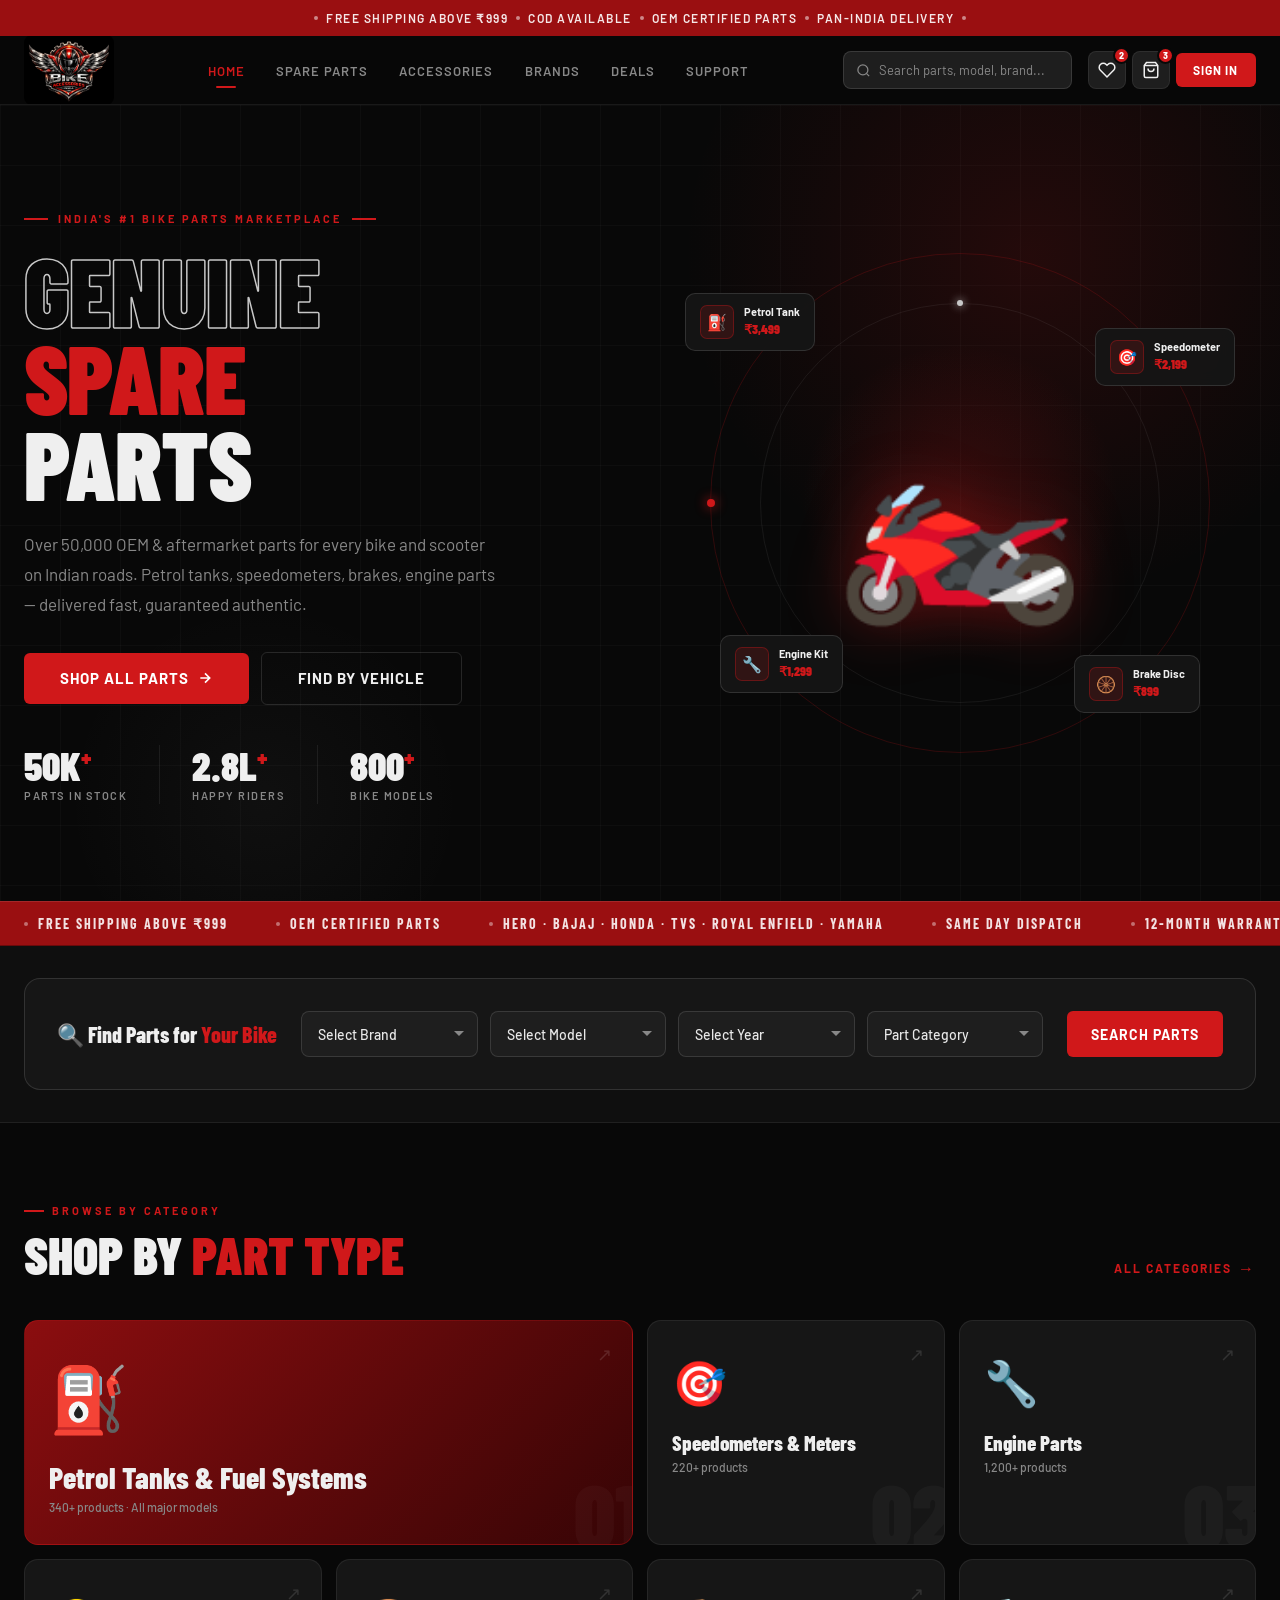
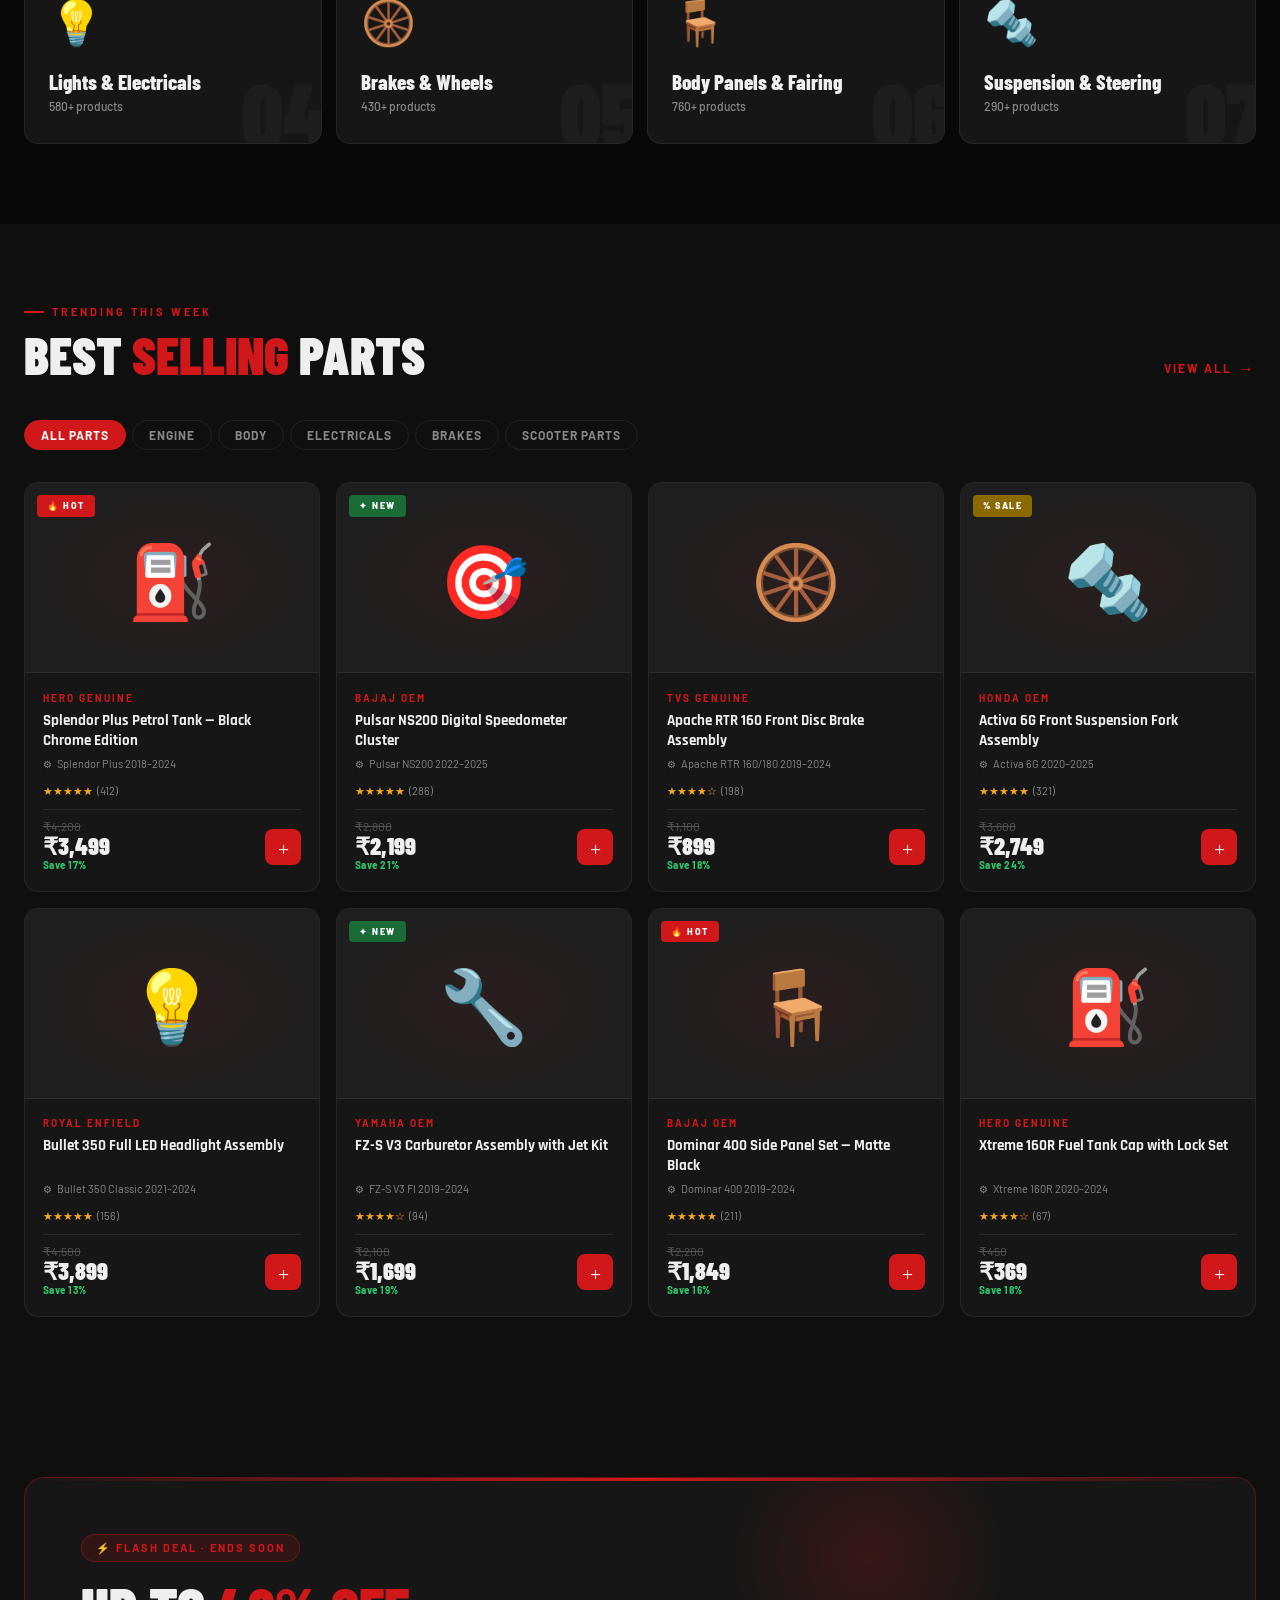
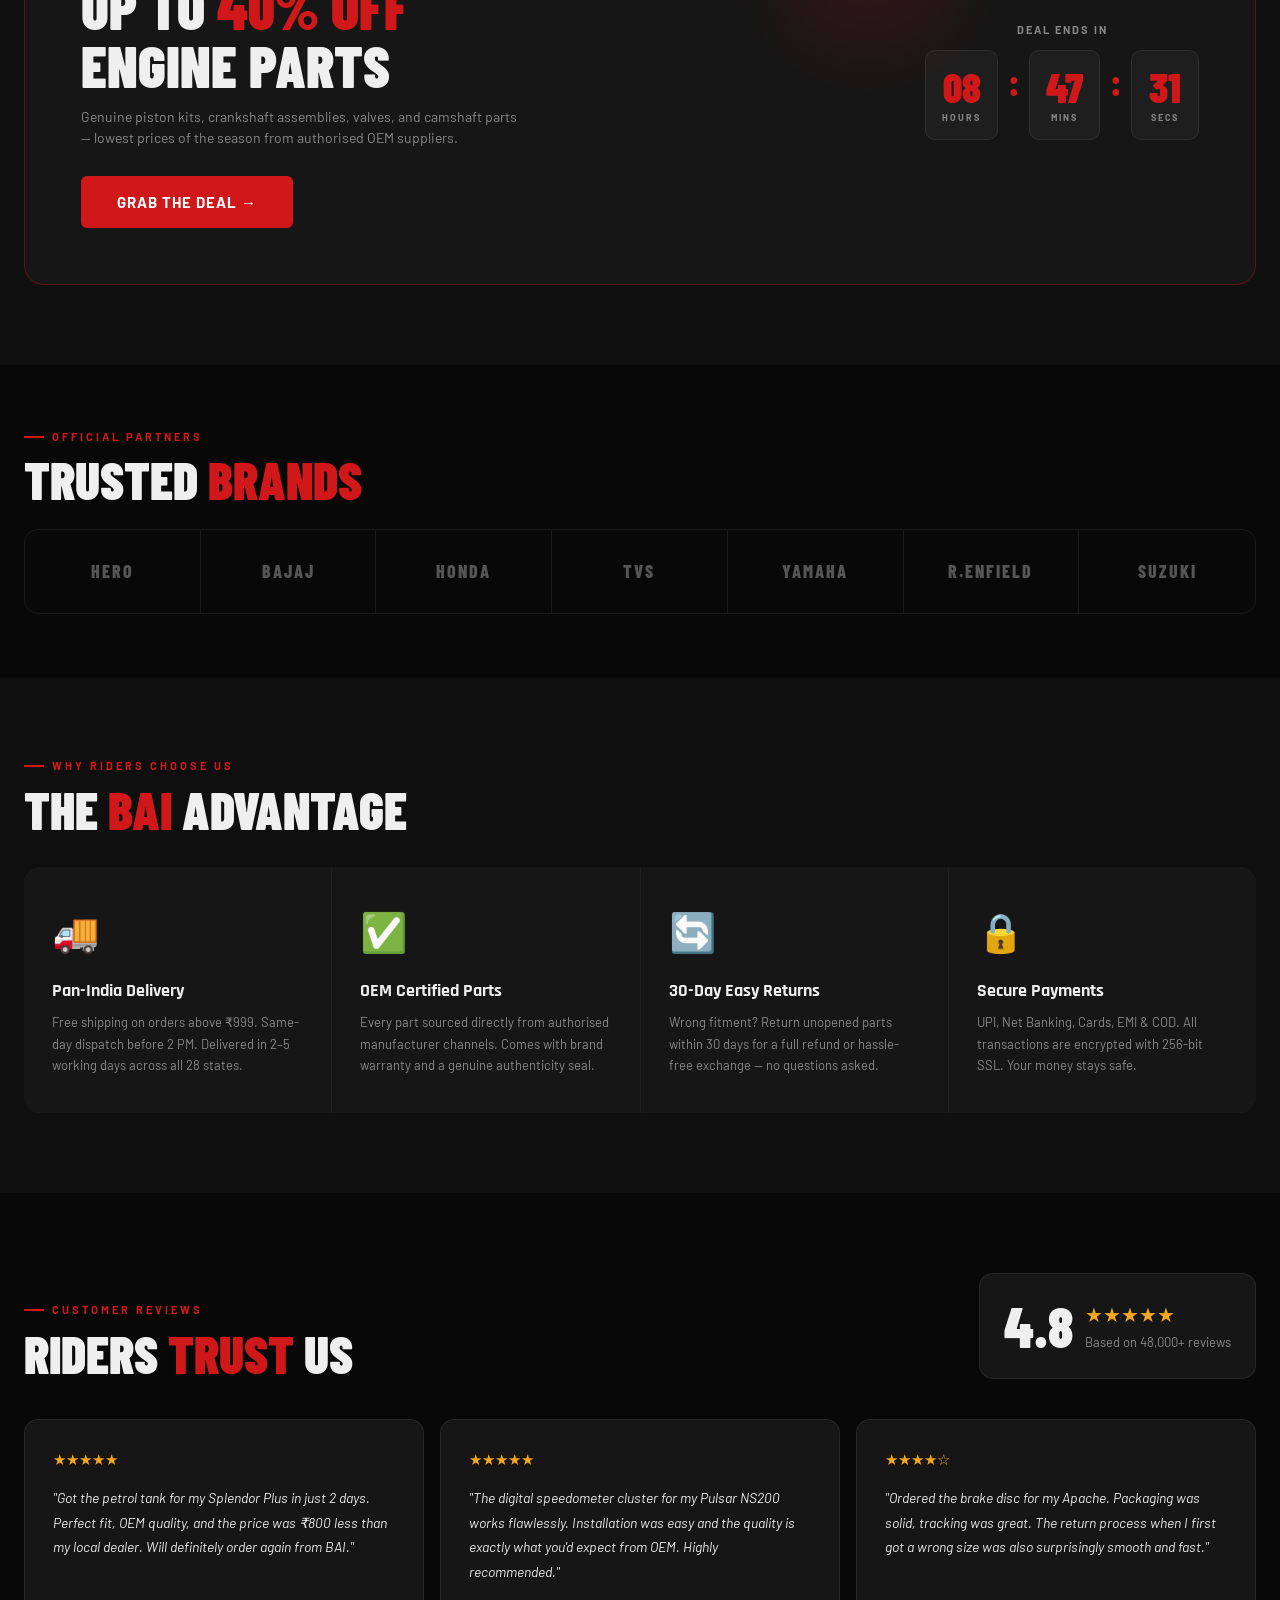
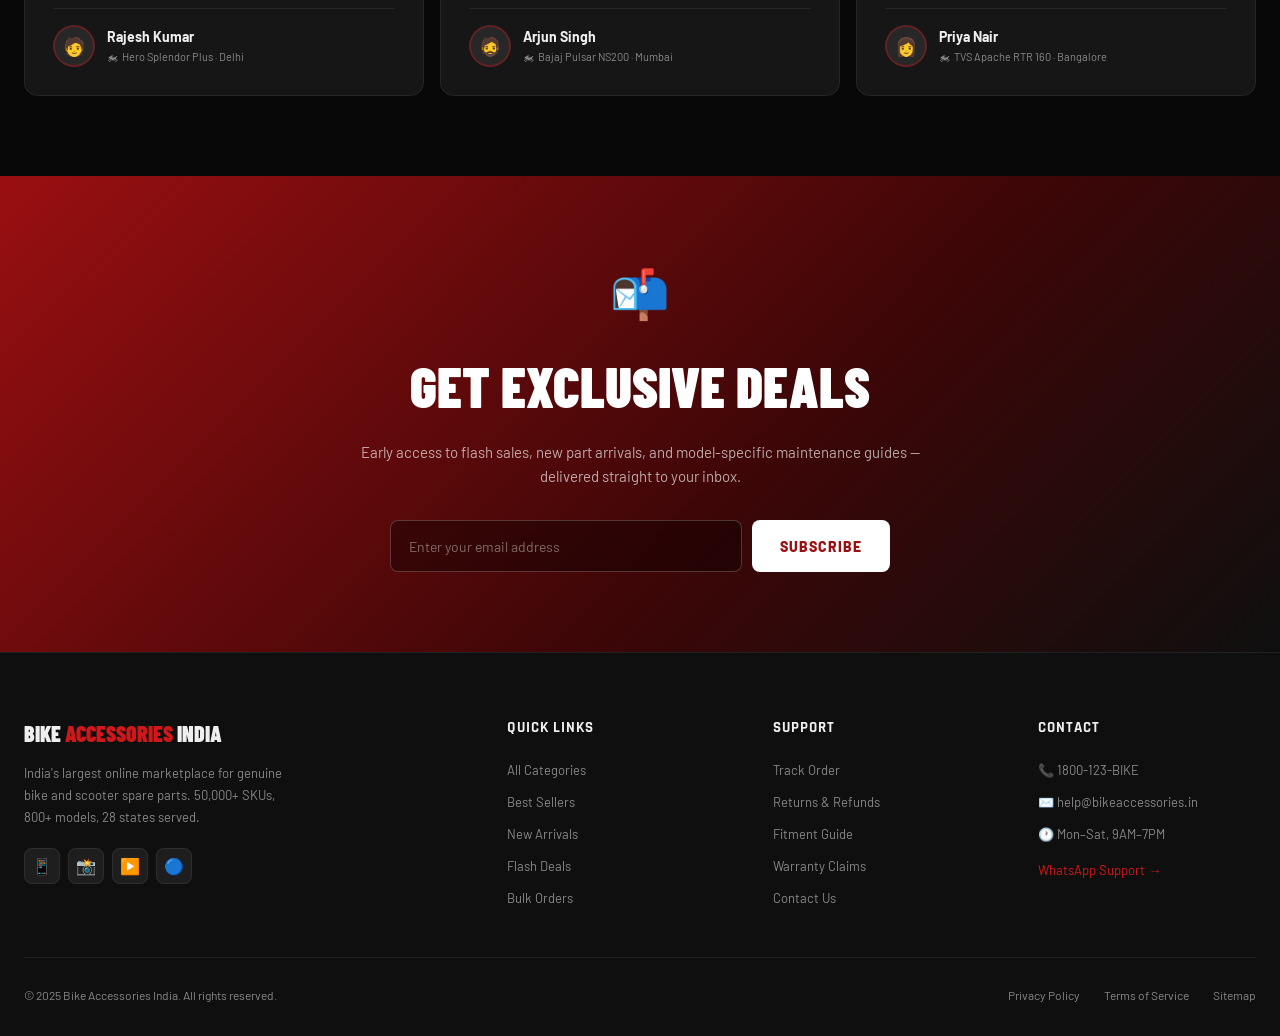
<file: index.html>
<!DOCTYPE html>
<html lang="en">
<head>
<meta charset="UTF-8">
<meta name="viewport" content="width=device-width, initial-scale=1.0">
<title>Bike Accessories India – Premium Spare Parts</title>
<link href="https://fonts.googleapis.com/css2?family=Rajdhani:wght@400;500;600;700&family=Barlow:ital,wght@0,300;0,400;0,500;0,600;0,700;0,900;1,400&family=Barlow+Condensed:wght@300;400;600;700;800;900&display=swap" rel="stylesheet">
<style>
*,*::before,*::after{box-sizing:border-box;margin:0;padding:0}
:root{
  --red:#D0181A;--red-dark:#9A0F11;--red-light:#FF3B3D;
  --chrome:#C8C8C8;--chrome-light:#EFEFEF;--chrome-dark:#888;
  --black:#080808;--dark:#0F0F0F;--dark2:#161616;--dark3:#1E1E1E;--dark4:#272727;--dark5:#303030;
  --text:#E8E8E8;--text-muted:#888;--text-dim:#555;
  --border:rgba(255,255,255,0.07);--border-md:rgba(255,255,255,0.12);--border-red:rgba(208,24,26,0.35);
  --shadow-red:0 0 40px rgba(208,24,26,0.18);
  --nav-h:68px;
}
html{scroll-behavior:smooth}
body{font-family:'Barlow',sans-serif;background:var(--black);color:var(--text);overflow-x:hidden;line-height:1.5}
img{max-width:100%;display:block}
a{text-decoration:none;color:inherit}
button{cursor:pointer;font-family:'Barlow',sans-serif}

/* ═══════════════════════════════════
   SCROLLBAR
═══════════════════════════════════ */
::-webkit-scrollbar{width:5px}
::-webkit-scrollbar-track{background:var(--dark)}
::-webkit-scrollbar-thumb{background:var(--red);border-radius:3px}

/* ═══════════════════════════════════
   UTILITY
═══════════════════════════════════ */
.container{width:100%;max-width:1300px;margin:0 auto;padding:0 1.5rem}
.section{padding:5rem 0}
.sr-only{position:absolute;width:1px;height:1px;padding:0;margin:-1px;overflow:hidden;clip:rect(0,0,0,0);border:0}

/* ═══════════════════════════════════
   SECTION HEADER
═══════════════════════════════════ */
.sh{margin-bottom:2.5rem}
.sh-top{display:flex;align-items:flex-end;justify-content:space-between;gap:1rem;flex-wrap:wrap}
.sh-eye{font-size:11px;font-weight:700;letter-spacing:3px;text-transform:uppercase;color:var(--red);margin-bottom:.5rem;display:flex;align-items:center;gap:8px}
.sh-eye::before{content:'';display:block;width:20px;height:2px;background:var(--red)}
.sh-title{font-family:'Barlow Condensed',sans-serif;font-size:clamp(32px,5vw,52px);font-weight:900;line-height:1;color:var(--chrome-light)}
.sh-title em{font-style:normal;color:var(--red)}
.view-all{font-size:12px;font-weight:700;letter-spacing:2px;text-transform:uppercase;color:var(--red);display:flex;align-items:center;gap:6px;white-space:nowrap;transition:gap .2s}
.view-all::after{content:'→';font-size:16px}
.view-all:hover{gap:10px}

/* ═══════════════════════════════════
   BUTTONS
═══════════════════════════════════ */
.btn{display:inline-flex;align-items:center;justify-content:center;gap:8px;font-family:'Barlow',sans-serif;font-weight:700;letter-spacing:1px;text-transform:uppercase;border:none;border-radius:6px;cursor:pointer;transition:all .2s;white-space:nowrap;text-decoration:none}
.btn-red{background:var(--red);color:#fff;padding:.75rem 1.75rem;font-size:14px}
.btn-red:hover{background:var(--red-dark);transform:translateY(-1px);box-shadow:0 8px 24px rgba(208,24,26,0.35)}
.btn-red:active{transform:translateY(0)}
.btn-ghost{background:transparent;color:var(--chrome-light);border:1.5px solid var(--border-md);padding:.7rem 1.5rem;font-size:13px}
.btn-ghost:hover{border-color:var(--chrome);color:#fff}
.btn-lg{padding:.9rem 2.25rem;font-size:15px}
.btn-sm{padding:.5rem 1.1rem;font-size:12px}

/* ═══════════════════════════════════
   TOP ANNOUNCEMENT BAR
═══════════════════════════════════ */
.topbar{background:var(--red-dark);height:36px;display:flex;align-items:center;justify-content:center;font-size:12px;font-weight:600;letter-spacing:1.5px;text-transform:uppercase;color:rgba(255,255,255,.9);overflow:hidden;position:relative;z-index:101}
.topbar span{display:flex;align-items:center;gap:8px}
.topbar-dot{width:4px;height:4px;border-radius:50%;background:rgba(255,255,255,.5);display:inline-block}

/* ═══════════════════════════════════
   NAV
═══════════════════════════════════ */
nav{position:sticky;overflow:hidden; top:0;z-index:100;background:rgba(8,8,8,.95);backdrop-filter:blur(16px);-webkit-backdrop-filter:blur(16px);border-bottom:1px solid var(--border);transition:box-shadow .3s}
nav.scrolled{box-shadow:0 4px 30px rgba(0,0,0,.6)}
.nav-inner{height:var(--nav-h);display:flex;align-items:center;gap:1rem}

/* Logo */
.nav-logo{display:flex;align-items:center;gap:10px;flex-shrink:0}
.nav-logo-icon{width:90px;height:70px;background:var(--red);border-radius:8px;display:flex;align-items:center;justify-content:center;font-size:20px;flex-shrink:0}
.nav-logo-text{line-height:1.1}
.nav-logo-text .l1{font-family:'Barlow Condensed',sans-serif;font-size:18px;font-weight:900;color:var(--chrome-light);letter-spacing:.5px}
.nav-logo-text .l2{font-size:10px;font-weight:600;letter-spacing:2.5px;color:var(--red);text-transform:uppercase}

/* Desktop links */
.nav-links{display:flex;gap:.25rem;list-style:none;margin:0 auto;padding:0}
.nav-links a{font-size:13px;font-weight:600;letter-spacing:1px;text-transform:uppercase;color:var(--text-muted);padding:.5rem .85rem;border-radius:6px;transition:color .2s,background .2s;position:relative}
.nav-links a:hover{color:var(--chrome-light);background:var(--dark3)}
.nav-links a.active{color:var(--red)}
.nav-links a.active::after{content:'';position:absolute;bottom:-1px;left:50%;transform:translateX(-50%);width:20px;height:2px;background:var(--red);border-radius:2px}

/* Search */
.nav-search{display:flex;align-items:center;gap:8px;background:var(--dark3);border:1px solid var(--border-md);border-radius:8px;padding:0 12px;height:38px;transition:border-color .2s;flex-shrink:0}
.nav-search:focus-within{border-color:rgba(208,24,26,.5)}
.nav-search svg{color:var(--text-muted);flex-shrink:0;width:15px;height:15px}
.nav-search input{background:none;border:none;outline:none;color:var(--text);font-family:'Barlow',sans-serif;font-size:13px;width:180px}
.nav-search input::placeholder{color:var(--text-muted)}

/* Nav icons */
.nav-icons{display:flex;align-items:center;gap:6px;flex-shrink:0}
.nav-icon-btn{width:38px;height:38px;border-radius:8px;background:var(--dark3);border:1px solid var(--border);display:flex;align-items:center;justify-content:center;color:var(--chrome-light);transition:border-color .2s,background .2s;position:relative;cursor:pointer}
.nav-icon-btn:hover{border-color:var(--red);background:var(--dark4)}
.nav-icon-btn svg{width:18px;height:18px}
.badge{position:absolute;top:-5px;right:-5px;background:var(--red);color:#fff;font-size:9px;font-weight:800;width:17px;height:17px;border-radius:50%;display:flex;align-items:center;justify-content:center;border:2px solid var(--black)}

/* Hamburger */
.hamburger{display:none;flex-direction:column;gap:5px;background:none;border:none;padding:8px;cursor:pointer;border-radius:6px;transition:background .2s;width:40px;height:40px;align-items:center;justify-content:center}
.hamburger:hover{background:var(--dark3)}
.hamburger span{display:block;width:22px;height:2px;background:var(--chrome-light);border-radius:2px;transition:all .3s}
.hamburger.open span:nth-child(1){transform:translateY(7px) rotate(45deg)}
.hamburger.open span:nth-child(2){opacity:0;transform:scaleX(0)}
.hamburger.open span:nth-child(3){transform:translateY(-7px) rotate(-45deg)}

/* Mobile menu */
.mobile-menu{display:none;position:fixed;inset:0;top:calc(36px + var(--nav-h));background:rgba(8,8,8,.98);backdrop-filter:blur(20px);z-index:99;overflow-y:auto;transform:translateX(100%);transition:transform .35s cubic-bezier(.4,0,.2,1)}
.mobile-menu.open{transform:translateX(0)}
.mobile-menu-inner{padding:1.5rem;display:flex;flex-direction:column;gap:.5rem;min-height:100%}
.mm-link{display:flex;align-items:center;justify-content:space-between;font-size:20px;font-weight:700;font-family:'Barlow Condensed',sans-serif;letter-spacing:1px;text-transform:uppercase;color:var(--text-muted);padding:1rem 1rem;border-bottom:1px solid var(--border);transition:color .2s}
.mm-link:hover,.mm-link.active{color:var(--red)}
.mm-link::after{content:'→';font-size:18px;opacity:.3}
.mm-search{display:flex;align-items:center;gap:10px;background:var(--dark3);border:1px solid var(--border-md);border-radius:10px;padding:0 16px;height:50px;margin-bottom:1rem}
.mm-search input{flex:1;background:none;border:none;outline:none;color:var(--text);font-size:15px;font-family:'Barlow',sans-serif}
.mm-search input::placeholder{color:var(--text-muted)}

/* ═══════════════════════════════════
   HERO
═══════════════════════════════════ */
.hero{min-height:calc(100vh - 36px - var(--nav-h));position:relative;display:flex;align-items:center;overflow:hidden}
.hero-bg{position:absolute;inset:0;background:var(--black)}
.hero-grid-lines{position:absolute;inset:0;background-image:linear-gradient(rgba(255,255,255,.025) 1px,transparent 1px),linear-gradient(90deg,rgba(255,255,255,.025) 1px,transparent 1px);background-size:60px 60px}
.hero-glow-1{position:absolute;width:700px;height:700px;border-radius:50%;background:radial-gradient(circle,rgba(208,24,26,.14) 0%,transparent 70%);top:-200px;right:-100px;pointer-events:none}
.hero-glow-2{position:absolute;width:400px;height:400px;border-radius:50%;background:radial-gradient(circle,rgba(200,200,200,.04) 0%,transparent 70%);bottom:-100px;left:5%;pointer-events:none}

.hero-inner{position:relative;z-index:1;display:grid;grid-template-columns:1fr 1fr;gap:3rem;align-items:center;padding:4rem 0}
.hero-eyebrow{display:inline-flex;align-items:center;gap:10px;font-size:11px;font-weight:700;letter-spacing:3px;text-transform:uppercase;color:var(--red);margin-bottom:1.25rem}
.hero-eyebrow::before,.hero-eyebrow::after{content:'';display:block;width:24px;height:1.5px;background:var(--red)}
.hero-title{font-family:'Barlow Condensed',sans-serif;font-size:clamp(54px,7.5vw,96px);font-weight:900;line-height:.9;margin-bottom:1.5rem;letter-spacing:-1px}
.ht-outline{display:block;color:transparent;-webkit-text-stroke:1.5px var(--chrome);text-stroke:1.5px var(--chrome)}
.ht-red{display:block;color:var(--red)}
.ht-white{display:block;color:var(--chrome-light)}
.hero-desc{font-size:clamp(14px,1.5vw,17px);color:var(--text-muted);max-width:480px;line-height:1.75;margin-bottom:2rem}
.hero-ctas{display:flex;align-items:center;gap:12px;flex-wrap:wrap;margin-bottom:2.5rem}
.hero-stats{display:flex;gap:2rem;flex-wrap:wrap}
.hstat-num{font-family:'Barlow Condensed',sans-serif;font-size:clamp(28px,4vw,40px);font-weight:900;color:var(--chrome-light);line-height:1}
.hstat-num sup{font-size:60%;color:var(--red)}
.hstat-label{font-size:11px;color:var(--text-muted);font-weight:600;letter-spacing:1.5px;text-transform:uppercase;margin-top:3px}

/* Hero visual */
.hero-visual{position:relative;display:flex;align-items:center;justify-content:center}
.hero-orbit{position:relative;width:min(500px,90vw);height:min(500px,90vw)}
.h-ring{position:absolute;inset:0;border-radius:50%;border:1px solid rgba(208,24,26,.2);animation:spin 25s linear infinite}
.h-ring::after{content:'';position:absolute;top:50%;left:-4px;transform:translateY(-50%);width:8px;height:8px;border-radius:50%;background:var(--red);box-shadow:0 0 12px var(--red)}
.h-ring2{position:absolute;inset:50px;border-radius:50%;border:1px solid rgba(200,200,200,.08);animation:spin 18s linear infinite reverse}
.h-ring2::after{content:'';position:absolute;top:-4px;left:50%;transform:translateX(-50%);width:6px;height:6px;border-radius:50%;background:var(--chrome);box-shadow:0 0 8px var(--chrome)}
.hero-glow-center{position:absolute;inset:90px;border-radius:50%;background:radial-gradient(circle,rgba(208,24,26,.2) 0%,transparent 70%);animation:pulse-glow 3s ease-in-out infinite}
@keyframes pulse-glow{0%,100%{opacity:.6}50%{opacity:1}}
.hero-emoji{position:absolute;inset:70px;display:flex;align-items:center;justify-content:center;font-size:clamp(100px,18vw,200px);animation:float 4s ease-in-out infinite;filter:drop-shadow(0 0 30px rgba(208,24,26,.4))}
@keyframes float{0%,100%{transform:translateY(0)}50%{transform:translateY(-14px)}}
@keyframes spin{to{transform:rotate(360deg)}}

/* Floating badges */
.hbadge{position:absolute;background:rgba(22,22,22,.95);border:1px solid var(--border-md);border-radius:10px;padding:10px 14px;display:flex;align-items:center;gap:10px;backdrop-filter:blur(8px);animation:badgefloat 5s ease-in-out infinite}
.hbadge:nth-child(odd){animation-delay:-2.5s}
@keyframes badgefloat{0%,100%{transform:translateY(0)}50%{transform:translateY(-6px)}}
.hbadge-icon{width:34px;height:34px;background:rgba(208,24,26,.15);border:1px solid var(--border-red);border-radius:7px;display:flex;align-items:center;justify-content:center;font-size:16px;flex-shrink:0}
.hbadge-name{font-size:11px;font-weight:700;color:var(--chrome-light);white-space:nowrap}
.hbadge-price{font-size:13px;font-weight:900;color:var(--red);font-family:'Barlow Condensed',sans-serif}
.hb1{top:8%;left:-5%}
.hb2{bottom:12%;left:2%}
.hb3{top:15%;right:-5%}
.hb4{bottom:8%;right:2%}

/* ═══════════════════════════════════
   MARQUEE
═══════════════════════════════════ */
.marquee-wrap{background:var(--red-dark);border-top:1px solid rgba(255,255,255,.1);border-bottom:1px solid rgba(0,0,0,.3);overflow:hidden;padding:0}
.marquee-track{display:flex;width:max-content;animation:marquee 28s linear infinite}
.marquee-track:hover{animation-play-state:paused}
.marquee-item{display:flex;align-items:center;gap:10px;padding:11px 24px;font-family:'Barlow Condensed',sans-serif;font-size:14px;font-weight:700;letter-spacing:2px;text-transform:uppercase;color:rgba(255,255,255,.88);white-space:nowrap}
.m-dot{width:4px;height:4px;border-radius:50%;background:rgba(255,255,255,.4);flex-shrink:0}
@keyframes marquee{0%{transform:translateX(0)}100%{transform:translateX(-50%)}}

/* ═══════════════════════════════════
   VEHICLE FINDER
═══════════════════════════════════ */
.finder-section{background:var(--dark);border-bottom:1px solid var(--border)}
.finder-box{background:var(--dark2);border:1px solid var(--border-md);border-radius:16px;padding:2rem;display:flex;align-items:center;gap:1.5rem;flex-wrap:wrap}
.finder-label{font-family:'Barlow Condensed',sans-serif;font-size:22px;font-weight:800;color:var(--chrome-light);white-space:nowrap;flex-shrink:0}
.finder-label span{color:var(--red)}
.finder-fields{display:flex;gap:12px;flex:1;flex-wrap:wrap}
.finder-select{flex:1;min-width:130px;height:46px;background:var(--dark3);border:1px solid var(--border-md);border-radius:8px;color:var(--text);font-family:'Barlow',sans-serif;font-size:14px;font-weight:500;padding:0 16px;outline:none;cursor:pointer;transition:border-color .2s;appearance:none;background-image:url("data:image/svg+xml,%3Csvg xmlns='http://www.w3.org/2000/svg' width='12' height='8' viewBox='0 0 12 8'%3E%3Cpath fill='%23888' d='M1 1l5 5 5-5'/%3E%3C/svg%3E");background-repeat:no-repeat;background-position:right 12px center}
.finder-select:focus{border-color:var(--red)}
.finder-select option{background:var(--dark3);color:var(--text)}

/* ═══════════════════════════════════
   CATEGORIES
═══════════════════════════════════ */
.cats-section{background:var(--black)}
.cats-grid{display:grid;grid-template-columns:repeat(4,1fr);gap:14px}
.cat-card{background:var(--dark2);border:1px solid var(--border);border-radius:14px;padding:1.75rem 1.5rem;cursor:pointer;display:flex;flex-direction:column;position:relative;overflow:hidden;transition:border-color .3s,transform .3s;group:true}
.cat-card::before{content:'';position:absolute;bottom:0;left:0;right:0;height:3px;background:var(--red);transform:scaleX(0);transform-origin:left;transition:transform .3s}
.cat-card:hover{border-color:rgba(208,24,26,.5);transform:translateY(-5px)}
.cat-card:hover::before{transform:scaleX(1)}
.cat-bg-num{position:absolute;right:-10px;bottom:-15px;font-family:'Barlow Condensed',sans-serif;font-size:90px;font-weight:900;color:rgba(255,255,255,.03);line-height:1;pointer-events:none;user-select:none}
.cat-icon{font-size:44px;margin-bottom:1rem}
.cat-name{font-family:'Barlow Condensed',sans-serif;font-size:21px;font-weight:800;color:var(--chrome-light);margin-bottom:4px;line-height:1.1}
.cat-count{font-size:12px;color:var(--text-muted);font-weight:500}
.cat-arr{position:absolute;top:1.25rem;right:1.25rem;font-size:18px;color:var(--border-md);transition:color .2s,transform .2s}
.cat-card:hover .cat-arr{color:var(--red);transform:translate(3px,-3px)}
.cat-card.big{grid-column:span 2;background:linear-gradient(135deg,rgba(154,15,17,.9) 0%,rgba(60,5,6,.9) 100%);border-color:var(--border-red)}
.cat-card.big .cat-name{font-size:30px}
.cat-card.big .cat-icon{font-size:64px}

/* ═══════════════════════════════════
   PRODUCT CARDS
═══════════════════════════════════ */
.products-grid{display:grid;grid-template-columns:repeat(4,1fr);gap:16px}
.pcard{background:var(--dark2);border:1px solid var(--border);border-radius:14px;overflow:hidden;display:flex;flex-direction:column;transition:border-color .3s,transform .25s,box-shadow .3s;position:relative}
.pcard:hover{border-color:rgba(208,24,26,.45);transform:translateY(-5px);box-shadow:0 16px 40px rgba(0,0,0,.5),0 0 0 1px rgba(208,24,26,.1)}
.pcard-img{background:var(--dark3);height:190px;display:flex;align-items:center;justify-content:center;font-size:72px;position:relative;overflow:hidden;border-bottom:1px solid var(--border)}
.pcard-img::after{content:'';position:absolute;inset:0;background:radial-gradient(ellipse at center,rgba(208,24,26,.07) 0%,transparent 70%)}
.pcard-img-inner{position:relative;z-index:1;transition:transform .4s cubic-bezier(.34,1.56,.64,1)}
.pcard:hover .pcard-img-inner{transform:scale(1.12)}
.pcard-badge{position:absolute;top:12px;left:12px;font-size:9px;font-weight:800;letter-spacing:1.5px;text-transform:uppercase;padding:4px 10px;border-radius:4px;z-index:2}
.badge-hot{background:var(--red);color:#fff}
.badge-new{background:#1a6b35;color:#fff}
.badge-sale{background:#8a6a00;color:#fff}
.pcard-wish{position:absolute;top:10px;right:10px;width:32px;height:32px;border-radius:50%;background:rgba(0,0,0,.5);border:1px solid var(--border);display:flex;align-items:center;justify-content:center;font-size:14px;cursor:pointer;opacity:0;transition:opacity .2s,transform .2s;z-index:2}
.pcard:hover .pcard-wish{opacity:1}
.pcard-wish:hover{transform:scale(1.15);border-color:var(--red)}
.pcard-body{padding:1.1rem;flex:1;display:flex;flex-direction:column}
.pcard-brand{font-size:10px;font-weight:700;letter-spacing:2px;text-transform:uppercase;color:var(--red);margin-bottom:5px}
.pcard-name{font-family:'Rajdhani',sans-serif;font-size:15px;font-weight:700;color:var(--chrome-light);margin-bottom:6px;line-height:1.3;flex:1}
.pcard-compat{font-size:11px;color:var(--text-muted);margin-bottom:10px;display:flex;align-items:center;gap:5px}
.pcard-compat::before{content:'⚙';font-size:10px}
.pcard-stars{font-size:11px;color:#F5A623;margin-bottom:10px;display:flex;align-items:center;gap:4px}
.pcard-stars span{color:var(--text-muted);font-size:11px;font-family:'Barlow',sans-serif}
.pcard-footer{display:flex;align-items:center;justify-content:space-between;padding-top:10px;border-top:1px solid var(--border)}
.pcard-price-old{font-size:12px;color:var(--text-dim);text-decoration:line-through;line-height:1;margin-bottom:2px}
.pcard-price{font-family:'Barlow Condensed',sans-serif;font-size:24px;font-weight:900;color:var(--chrome-light);line-height:1}
.pcard-discount{font-size:10px;font-weight:700;color:#2ecc71;letter-spacing:.5px}
.pcard-add{width:36px;height:36px;border-radius:8px;background:var(--red);border:none;display:flex;align-items:center;justify-content:center;color:#fff;font-size:22px;font-weight:300;line-height:1;cursor:pointer;transition:background .2s,transform .15s;flex-shrink:0}
.pcard-add:hover{background:var(--red-dark)}
.pcard-add:active{transform:scale(.9)}

/* Tab filter */
.tab-bar{display:flex;gap:6px;margin-bottom:2rem;flex-wrap:wrap}
.tab-btn{font-size:12px;font-weight:700;letter-spacing:1px;text-transform:uppercase;padding:.45rem 1rem;border-radius:20px;border:1px solid var(--border);background:transparent;color:var(--text-muted);cursor:pointer;transition:all .2s}
.tab-btn.active,.tab-btn:hover{background:var(--red);color:#fff;border-color:var(--red)}

/* ═══════════════════════════════════
   DEAL BANNER
═══════════════════════════════════ */
.deal-wrap{background:var(--dark);padding:0 0 5rem}
.deal-card{background:var(--dark2);border:1px solid var(--border-red);border-radius:20px;overflow:hidden;position:relative;display:grid;grid-template-columns:1fr auto;align-items:center;gap:2rem;padding:3.5rem}
.deal-card::before{content:'';position:absolute;top:0;left:0;right:0;height:3px;background:linear-gradient(90deg,transparent,var(--red),transparent)}
.deal-flare{position:absolute;top:-60px;right:20%;width:280px;height:280px;border-radius:50%;background:radial-gradient(circle,rgba(208,24,26,.18) 0%,transparent 70%);pointer-events:none}
.deal-tag{display:inline-flex;align-items:center;gap:8px;background:rgba(208,24,26,.15);border:1px solid var(--border-red);color:var(--red);font-size:11px;font-weight:700;letter-spacing:2px;text-transform:uppercase;padding:5px 14px;border-radius:20px;margin-bottom:1rem}
.deal-title{font-family:'Barlow Condensed',sans-serif;font-size:clamp(36px,5vw,58px);font-weight:900;color:var(--chrome-light);line-height:1;margin-bottom:.75rem}
.deal-title span{color:var(--red)}
.deal-desc{font-size:14px;color:var(--text-muted);max-width:440px;margin-bottom:1.75rem}
.deal-timer{display:flex;gap:10px;align-items:center;flex-shrink:0}
.t-block{text-align:center;background:var(--dark3);border:1px solid var(--border);border-radius:10px;padding:14px 16px;min-width:68px}
.t-num{font-family:'Barlow Condensed',sans-serif;font-size:42px;font-weight:900;color:var(--red);line-height:1;display:block}
.t-label{font-size:9px;font-weight:700;letter-spacing:2px;text-transform:uppercase;color:var(--text-muted);margin-top:4px}
.t-sep{font-family:'Barlow Condensed',sans-serif;font-size:36px;font-weight:900;color:var(--red);line-height:1;flex-shrink:0;align-self:flex-start;padding-top:14px}

/* ═══════════════════════════════════
   BRANDS
═══════════════════════════════════ */
.brands-section{background:var(--black);padding:4rem 0}
.brands-row{display:grid;grid-template-columns:repeat(7,1fr);border:1px solid var(--border);border-radius:14px;overflow:hidden}
.brand-item{padding:1.75rem 1rem;display:flex;align-items:center;justify-content:center;border-right:1px solid var(--border);font-family:'Barlow Condensed',sans-serif;font-size:18px;font-weight:800;color:var(--text-dim);letter-spacing:2px;text-transform:uppercase;transition:color .25s,background .25s;cursor:pointer}
.brand-item:last-child{border-right:none}
.brand-item:hover{color:var(--chrome-light);background:var(--dark2)}

/* ═══════════════════════════════════
   WHY US
═══════════════════════════════════ */
.why-section{background:var(--dark)}
.why-grid{display:grid;grid-template-columns:repeat(4,1fr);gap:1px;background:var(--border);border-radius:16px;overflow:hidden}
.why-item{background:var(--dark2);padding:2.25rem 1.75rem;position:relative;overflow:hidden;transition:background .25s}
.why-item:hover{background:var(--dark3)}
.why-item::before{content:'';position:absolute;top:0;left:0;width:100%;height:2px;background:var(--red);transform:scaleX(0);transform-origin:left;transition:transform .3s}
.why-item:hover::before{transform:scaleX(1)}
.why-icon{font-size:38px;margin-bottom:1.1rem;display:block}
.why-title{font-family:'Rajdhani',sans-serif;font-size:18px;font-weight:700;color:var(--chrome-light);margin-bottom:8px}
.why-desc{font-size:13px;color:var(--text-muted);line-height:1.65}

/* ═══════════════════════════════════
   TESTIMONIALS
═══════════════════════════════════ */
.testi-section{background:var(--black)}
.testi-grid{display:grid;grid-template-columns:repeat(3,1fr);gap:16px}
.tcard{background:var(--dark2);border:1px solid var(--border);border-radius:14px;padding:1.75rem;display:flex;flex-direction:column;transition:border-color .25s,transform .25s}
.tcard:hover{border-color:var(--border-red);transform:translateY(-3px)}
.tcard-stars{color:#F5A623;font-size:15px;margin-bottom:1rem;display:flex;gap:2px}
.tcard-text{font-size:14px;color:var(--text);line-height:1.75;font-style:italic;margin-bottom:1.5rem;flex:1}
.tcard-author{display:flex;align-items:center;gap:12px;padding-top:1rem;border-top:1px solid var(--border)}
.tcard-av{width:42px;height:42px;border-radius:50%;background:var(--dark4);border:2px solid var(--border-red);display:flex;align-items:center;justify-content:center;font-size:18px;flex-shrink:0}
.tcard-name{font-weight:700;font-size:14px;color:var(--chrome-light)}
.tcard-bike{font-size:11px;color:var(--text-muted);margin-top:2px;display:flex;align-items:center;gap:4px}
.tcard-bike::before{content:'🏍';font-size:11px}
.testi-rating-big{display:flex;align-items:center;gap:12px;margin-bottom:2rem;padding:1.5rem;background:var(--dark2);border:1px solid var(--border);border-radius:14px}
.trb-num{font-family:'Barlow Condensed',sans-serif;font-size:56px;font-weight:900;color:var(--chrome-light);line-height:1}
.trb-detail .stars-row{color:#F5A623;font-size:20px;margin-bottom:4px}
.trb-detail p{font-size:13px;color:var(--text-muted)}

/* ═══════════════════════════════════
   NEWSLETTER
═══════════════════════════════════ */
.newsletter-section{background:linear-gradient(135deg,var(--red-dark) 0%,#3D0607 60%,var(--dark) 100%);padding:5rem 0}
.nl-inner{max-width:620px;margin:0 auto;text-align:center;padding:0 1.5rem}
.nl-icon{font-size:48px;margin-bottom:1rem;display:block;animation:float 3s ease-in-out infinite}
.nl-title{font-family:'Barlow Condensed',sans-serif;font-size:clamp(36px,6vw,56px);font-weight:900;color:#fff;margin-bottom:.75rem}
.nl-desc{font-size:15px;color:rgba(255,255,255,.65);margin-bottom:2rem;line-height:1.6}
.nl-form{display:flex;gap:10px;max-width:500px;margin:0 auto}
.nl-input{flex:1;height:52px;background:rgba(0,0,0,.35);border:1px solid rgba(255,255,255,.2);border-radius:8px;padding:0 18px;color:#fff;font-family:'Barlow',sans-serif;font-size:14px;outline:none;transition:border-color .2s}
.nl-input:focus{border-color:rgba(255,255,255,.5)}
.nl-input::placeholder{color:rgba(255,255,255,.4)}
.nl-btn{height:52px;padding:0 28px;background:#fff;color:var(--red-dark);border:none;border-radius:8px;font-family:'Barlow',sans-serif;font-weight:800;font-size:14px;letter-spacing:1px;text-transform:uppercase;cursor:pointer;transition:background .2s;white-space:nowrap;flex-shrink:0}
.nl-btn:hover{background:var(--chrome-light)}

/* ═══════════════════════════════════
   FOOTER
═══════════════════════════════════ */
footer{background:var(--dark);border-top:1px solid var(--border);padding:4rem 0 2rem}
.footer-grid{display:grid;grid-template-columns:2fr 1fr 1fr 1fr;gap:3rem;margin-bottom:3rem}
.footer-brand{font-family:'Barlow Condensed',sans-serif;font-size:22px;font-weight:900;color:var(--chrome-light);margin-bottom:.75rem}
.footer-brand span{color:var(--red)}
.footer-desc{font-size:13px;color:var(--text-muted);line-height:1.7;max-width:280px;margin-bottom:1.25rem}
.social-row{display:flex;gap:8px}
.soc-btn{width:36px;height:36px;border-radius:8px;background:var(--dark3);border:1px solid var(--border);display:flex;align-items:center;justify-content:center;font-size:16px;cursor:pointer;transition:border-color .2s,transform .2s;text-decoration:none}
.soc-btn:hover{border-color:var(--red);transform:translateY(-2px)}
.footer-h{font-family:'Rajdhani',sans-serif;font-size:15px;font-weight:700;color:var(--chrome-light);margin-bottom:1.1rem;text-transform:uppercase;letter-spacing:1px}
.footer-ul{list-style:none;display:flex;flex-direction:column;gap:8px}
.footer-ul a{font-size:13px;color:var(--text-muted);transition:color .2s}
.footer-ul a:hover{color:var(--chrome-light)}
.footer-bottom{border-top:1px solid var(--border);padding-top:1.75rem;display:flex;align-items:center;justify-content:space-between;gap:1rem;flex-wrap:wrap;font-size:12px;color:var(--text-muted)}
.footer-bottom a{color:var(--text-muted);transition:color .2s}
.footer-bottom a:hover{color:var(--chrome-light)}
.footer-legal{display:flex;gap:1.5rem}

/* ═══════════════════════════════════
   ANIMATIONS
═══════════════════════════════════ */
.reveal{opacity:0;transform:translateY(28px);transition:opacity .6s ease,transform .6s ease}
.reveal.visible{opacity:1;transform:none}
.reveal-left{opacity:0;transform:translateX(-28px);transition:opacity .6s ease,transform .6s ease}
.reveal-left.visible{opacity:1;transform:none}
.reveal-right{opacity:0;transform:translateX(28px);transition:opacity .6s ease,transform .6s ease}
.reveal-right.visible{opacity:1;transform:none}

/* ═══════════════════════════════════
   RESPONSIVE — TABLET (≤1024px)
═══════════════════════════════════ */
@media(max-width:1024px){
  .nav-search{display:none}
  .nav-links{display:none}
  .hamburger{display:flex}
  .mobile-menu{display:block}
  .hero-inner{grid-template-columns:1fr}
  .hero-visual{display:none}
  .hero-title{font-size:clamp(48px,10vw,80px)}
  .products-grid{grid-template-columns:repeat(3,1fr)}
  .cats-grid{grid-template-columns:repeat(3,1fr)}
  .cat-card.big{grid-column:span 3}
  .why-grid{grid-template-columns:repeat(2,1fr)}
  .testi-grid{grid-template-columns:repeat(2,1fr)}
  .footer-grid{grid-template-columns:1fr 1fr}
  .brands-row{grid-template-columns:repeat(4,1fr)}
  .brands-row .brand-item:nth-child(4){border-right:none}
  .brands-row .brand-item:nth-child(5),.brands-row .brand-item:nth-child(6),.brands-row .brand-item:nth-child(7){border-top:1px solid var(--border)}
  .deal-card{grid-template-columns:1fr;text-align:center}
  .deal-card .deal-timer{justify-content:center}
  .deal-desc{margin:0 auto 1.75rem}
}

/* ═══════════════════════════════════
   RESPONSIVE — MOBILE (≤768px)
═══════════════════════════════════ */
@media(max-width:768px){
  :root{--nav-h:60px}
  .topbar{height:32px;font-size:11px}
  .section{padding:3.5rem 0}
  .nav-logo-text .l1{font-size:15px}
  .nav-logo-text .l2{font-size:9px}
  .nav-logo-icon{width:34px;height:34px;font-size:17px}
  .hero{min-height:auto;padding:2rem 0}
  .hero-inner{padding:2rem 0}
  .hero-title{font-size:clamp(44px,12vw,72px)}
  .hero-stats{gap:1.25rem}
  .hstat-num{font-size:28px}
  .hero-ctas .btn-lg{padding:.75rem 1.5rem;font-size:13px}
  .products-grid{grid-template-columns:repeat(2,1fr);gap:12px}
  .cats-grid{grid-template-columns:repeat(2,1fr);gap:12px}
  .cat-card.big{grid-column:span 2}
  .cat-card{padding:1.25rem 1rem}
  .cat-icon{font-size:36px;margin-bottom:.75rem}
  .cat-name{font-size:17px}
  .why-grid{grid-template-columns:1fr 1fr}
  .why-item{padding:1.5rem 1.25rem}
  .testi-grid{grid-template-columns:1fr}
  .footer-grid{grid-template-columns:1fr}
  .footer-desc{max-width:none}
  .brands-row{grid-template-columns:repeat(3,1fr)}
  .brands-row .brand-item:nth-child(3){border-right:none}
  .brands-row .brand-item:nth-child(4),.brands-row .brand-item:nth-child(5),.brands-row .brand-item:nth-child(6),.brands-row .brand-item:nth-child(7){border-top:1px solid var(--border);border-right:1px solid var(--border)}
  .brands-row .brand-item:nth-child(6){border-right:none}
  .deal-card{padding:2rem 1.5rem}
  .deal-timer{flex-wrap:wrap;justify-content:center}
  .footer-bottom{flex-direction:column;text-align:center}
  .footer-legal{flex-wrap:wrap;justify-content:center;gap:1rem}
  .finder-box{flex-direction:column;align-items:flex-start;gap:1rem}
  .finder-fields{width:100%}
  .finder-select{min-width:0;flex:1}
  .nl-form{flex-direction:column}
  .nl-input{width:100%}
  .nl-btn{width:100%}
}

/* ═══════════════════════════════════
   RESPONSIVE — SMALL MOBILE (≤480px)
═══════════════════════════════════ */
@media(max-width:480px){
  .products-grid{grid-template-columns:1fr}
  .cats-grid{grid-template-columns:1fr}
  .cat-card.big{grid-column:span 1}
  .why-grid{grid-template-columns:1fr}
  .brands-row{grid-template-columns:repeat(2,1fr)}
  .brands-row .brand-item:nth-child(2){border-right:none}
  .brands-row .brand-item:nth-child(n+3){border-top:1px solid var(--border);border-right:1px solid var(--border)}
  .brands-row .brand-item:nth-child(4),.brands-row .brand-item:nth-child(6){border-right:none}
  .deal-title{font-size:32px}
  .tab-bar{gap:5px}
  .tab-btn{font-size:11px;padding:.4rem .8rem}
  .hero-eyebrow{font-size:10px;letter-spacing:2px}
}
</style>
</head>
<body>

<!-- TOP BAR -->
<div class="topbar">
  <span><span class="topbar-dot"></span> FREE SHIPPING ABOVE ₹999 <span class="topbar-dot"></span> COD AVAILABLE <span class="topbar-dot"></span> OEM CERTIFIED PARTS <span class="topbar-dot"></span> PAN-INDIA DELIVERY <span class="topbar-dot"></span></span>
</div>

<!-- NAV -->
<nav id="main-nav">
  <div class="container">
    <div class="nav-inner">
      <!-- Logo -->
      <a href="#" class="nav-logo">
        <img src="logo_black.png" alt="" width="90" height="90" class="nav-logo-icon">
      </a>

      <!-- Desktop Links -->
      <ul class="nav-links">
        <li><a href="#" class="active">Home</a></li>
        <li><a href="#">Spare Parts</a></li>
        <li><a href="#">Accessories</a></li>
        <li><a href="#">Brands</a></li>
        <li><a href="#">Deals</a></li>
        <li><a href="#">Support</a></li>
      </ul>

      <!-- Desktop Search -->
      <div class="nav-search">
        <svg viewBox="0 0 24 24" fill="none" stroke="currentColor" stroke-width="2"><circle cx="11" cy="11" r="8"/><path d="m21 21-4.35-4.35"/></svg>
        <input type="text" placeholder="Search parts, model, brand...">
      </div>

      <!-- Icons -->
      <div class="nav-icons">
        <button class="nav-icon-btn" aria-label="Search" id="mobile-search-btn" style="display:none">
          <svg viewBox="0 0 24 24" fill="none" stroke="currentColor" stroke-width="2"><circle cx="11" cy="11" r="8"/><path d="m21 21-4.35-4.35"/></svg>
        </button>
        <button class="nav-icon-btn" aria-label="Wishlist">
          <svg viewBox="0 0 24 24" fill="none" stroke="currentColor" stroke-width="2"><path d="M20.84 4.61a5.5 5.5 0 0 0-7.78 0L12 5.67l-1.06-1.06a5.5 5.5 0 0 0-7.78 7.78l1.06 1.06L12 21.23l7.78-7.78 1.06-1.06a5.5 5.5 0 0 0 0-7.78z"/></svg>
          <span class="badge">2</span>
        </button>
        <button class="nav-icon-btn" aria-label="Cart">
          <svg viewBox="0 0 24 24" fill="none" stroke="currentColor" stroke-width="2"><path d="M6 2 3 6v14a2 2 0 0 0 2 2h14a2 2 0 0 0 2-2V6l-3-4z"/><line x1="3" y1="6" x2="21" y2="6"/><path d="M16 10a4 4 0 0 1-8 0"/></svg>
          <span class="badge">3</span>
        </button>
        <a href="#" class="btn btn-red btn-sm" style="display:none" id="nav-signin-desktop">Sign In</a>
        <a href="#" class="btn btn-red btn-sm" id="nav-signin">Sign In</a>
        <!-- Hamburger -->
        <button class="hamburger" id="hamburger" aria-label="Menu">
          <span></span><span></span><span></span>
        </button>
      </div>
    </div>
  </div>
</nav>

<!-- MOBILE MENU -->
<div class="mobile-menu" id="mobile-menu">
  <div class="mobile-menu-inner">
    <div class="mm-search">
      <svg width="16" height="16" viewBox="0 0 24 24" fill="none" stroke="#888" stroke-width="2"><circle cx="11" cy="11" r="8"/><path d="m21 21-4.35-4.35"/></svg>
      <input type="text" placeholder="Search parts, model, brand...">
    </div>
    <a href="#" class="mm-link active">Home</a>
    <a href="#" class="mm-link">Spare Parts</a>
    <a href="#" class="mm-link">Accessories</a>
    <a href="#" class="mm-link">Brands</a>
    <a href="#" class="mm-link">Flash Deals</a>
    <a href="#" class="mm-link">Support</a>
    <div style="margin-top:auto;padding-top:2rem;display:flex;gap:10px">
      <a href="#" class="btn btn-red" style="flex:1;justify-content:center">Sign In</a>
      <a href="#" class="btn btn-ghost" style="flex:1;justify-content:center">Register</a>
    </div>
  </div>
</div>

<!-- HERO -->
<section class="hero">
  <div class="hero-bg"></div>
  <div class="hero-grid-lines"></div>
  <div class="hero-glow-1"></div>
  <div class="hero-glow-2"></div>

  <div class="container">
    <div class="hero-inner">
      <!-- Left -->
      <div class="hero-left reveal-left">
        <div class="hero-eyebrow">India's #1 Bike Parts Marketplace</div>
        <h1 class="hero-title">
          <span class="ht-outline">GENUINE</span>
          <span class="ht-red">SPARE</span>
          <span class="ht-white">PARTS</span>
        </h1>
        <p class="hero-desc">Over 50,000 OEM &amp; aftermarket parts for every bike and scooter on Indian roads. Petrol tanks, speedometers, brakes, engine parts — delivered fast, guaranteed authentic.</p>
        <div class="hero-ctas">
          <a href="#" class="btn btn-red btn-lg">
            Shop All Parts
            <svg width="16" height="16" viewBox="0 0 24 24" fill="none" stroke="currentColor" stroke-width="2.5"><path d="M5 12h14m-7-7 7 7-7 7"/></svg>
          </a>
          <a href="#" class="btn btn-ghost btn-lg">Find by Vehicle</a>
        </div>
        <div class="hero-stats">
          <div class="reveal" style="transition-delay:.1s">
            <div class="hstat-num">50K<sup>+</sup></div>
            <div class="hstat-label">Parts in Stock</div>
          </div>
          <div style="width:1px;background:var(--border);align-self:stretch"></div>
          <div class="reveal" style="transition-delay:.2s">
            <div class="hstat-num">2.8L<sup>+</sup></div>
            <div class="hstat-label">Happy Riders</div>
          </div>
          <div style="width:1px;background:var(--border);align-self:stretch"></div>
          <div class="reveal" style="transition-delay:.3s">
            <div class="hstat-num">800<sup>+</sup></div>
            <div class="hstat-label">Bike Models</div>
          </div>
        </div>
      </div>

      <!-- Right: Visual -->
      <div class="hero-visual reveal-right">
        <div class="hero-orbit">
          <div class="h-ring"></div>
          <div class="h-ring2"></div>
          <div class="hero-glow-center"></div>
          <div class="hero-emoji">🏍️</div>
          <div class="hbadge hb1">
            <div class="hbadge-icon">⛽</div>
            <div><div class="hbadge-name">Petrol Tank</div><div class="hbadge-price">₹3,499</div></div>
          </div>
          <div class="hbadge hb2">
            <div class="hbadge-icon">🔧</div>
            <div><div class="hbadge-name">Engine Kit</div><div class="hbadge-price">₹1,299</div></div>
          </div>
          <div class="hbadge hb3">
            <div class="hbadge-icon">🎯</div>
            <div><div class="hbadge-name">Speedometer</div><div class="hbadge-price">₹2,199</div></div>
          </div>
          <div class="hbadge hb4">
            <div class="hbadge-icon">🛞</div>
            <div><div class="hbadge-name">Brake Disc</div><div class="hbadge-price">₹899</div></div>
          </div>
        </div>
      </div>
    </div>
  </div>
</section>

<!-- MARQUEE -->
<div class="marquee-wrap">
  <div class="marquee-track">
    <span class="marquee-item"><span class="m-dot"></span>Free Shipping Above ₹999</span>
    <span class="marquee-item"><span class="m-dot"></span>OEM Certified Parts</span>
    <span class="marquee-item"><span class="m-dot"></span>Hero · Bajaj · Honda · TVS · Royal Enfield · Yamaha</span>
    <span class="marquee-item"><span class="m-dot"></span>Same Day Dispatch</span>
    <span class="marquee-item"><span class="m-dot"></span>12-Month Warranty</span>
    <span class="marquee-item"><span class="m-dot"></span>COD Available</span>
    <span class="marquee-item"><span class="m-dot"></span>10,000+ Daily Orders</span>
    <span class="marquee-item"><span class="m-dot"></span>Pan-India Delivery</span>
    <span class="marquee-item"><span class="m-dot"></span>Free Shipping Above ₹999</span>
    <span class="marquee-item"><span class="m-dot"></span>OEM Certified Parts</span>
    <span class="marquee-item"><span class="m-dot"></span>Hero · Bajaj · Honda · TVS · Royal Enfield · Yamaha</span>
    <span class="marquee-item"><span class="m-dot"></span>Same Day Dispatch</span>
    <span class="marquee-item"><span class="m-dot"></span>12-Month Warranty</span>
    <span class="marquee-item"><span class="m-dot"></span>COD Available</span>
    <span class="marquee-item"><span class="m-dot"></span>10,000+ Daily Orders</span>
    <span class="marquee-item"><span class="m-dot"></span>Pan-India Delivery</span>
  </div>
</div>

<!-- VEHICLE FINDER -->
<section class="finder-section">
  <div class="container" style="padding-top:2rem;padding-bottom:2rem">
    <div class="finder-box reveal">
      <div class="finder-label">🔍 Find Parts for <span>Your Bike</span></div>
      <div class="finder-fields">
        <select class="finder-select"><option>Select Brand</option><option>Hero</option><option>Bajaj</option><option>Honda</option><option>TVS</option><option>Yamaha</option><option>Royal Enfield</option><option>Suzuki</option><option>KTM</option></select>
        <select class="finder-select"><option>Select Model</option><option>Splendor Plus</option><option>Pulsar NS200</option><option>Activa 6G</option><option>Apache RTR 160</option><option>FZ-S V3</option><option>Bullet 350</option></select>
        <select class="finder-select"><option>Select Year</option><option>2025</option><option>2024</option><option>2023</option><option>2022</option><option>2021</option><option>2020</option><option>2019</option></select>
        <select class="finder-select"><option>Part Category</option><option>Petrol Tank</option><option>Engine Parts</option><option>Brakes</option><option>Electricals</option><option>Body Parts</option><option>Suspension</option></select>
      </div>
      <a href="#" class="btn btn-red" style="flex-shrink:0;height:46px;padding:0 1.5rem">Search Parts</a>
    </div>
  </div>
</section>

<!-- CATEGORIES -->
<section class="section cats-section">
  <div class="container">
    <div class="sh reveal">
      <div class="sh-top">
        <div><div class="sh-eye">Browse by Category</div><h2 class="sh-title">SHOP BY <em>PART TYPE</em></h2></div>
        <a class="view-all" href="#">All Categories</a>
      </div>
    </div>
    <div class="cats-grid">
      <a href="#" class="cat-card big reveal">
        <div class="cat-icon">⛽</div>
        <div class="cat-name">Petrol Tanks &amp; Fuel Systems</div>
        <div class="cat-count">340+ products · All major models</div>
        <span class="cat-arr">↗</span>
        <div class="cat-bg-num">01</div>
      </a>
      <a href="#" class="cat-card reveal" style="transition-delay:.05s">
        <div class="cat-icon">🎯</div>
        <div class="cat-name">Speedometers &amp; Meters</div>
        <div class="cat-count">220+ products</div>
        <span class="cat-arr">↗</span>
        <div class="cat-bg-num">02</div>
      </a>
      <a href="#" class="cat-card reveal" style="transition-delay:.1s">
        <div class="cat-icon">🔧</div>
        <div class="cat-name">Engine Parts</div>
        <div class="cat-count">1,200+ products</div>
        <span class="cat-arr">↗</span>
        <div class="cat-bg-num">03</div>
      </a>
      <a href="#" class="cat-card reveal" style="transition-delay:.15s">
        <div class="cat-icon">💡</div>
        <div class="cat-name">Lights &amp; Electricals</div>
        <div class="cat-count">580+ products</div>
        <span class="cat-arr">↗</span>
        <div class="cat-bg-num">04</div>
      </a>
      <a href="#" class="cat-card reveal" style="transition-delay:.2s">
        <div class="cat-icon">🛞</div>
        <div class="cat-name">Brakes &amp; Wheels</div>
        <div class="cat-count">430+ products</div>
        <span class="cat-arr">↗</span>
        <div class="cat-bg-num">05</div>
      </a>
      <a href="#" class="cat-card reveal" style="transition-delay:.25s">
        <div class="cat-icon">🪑</div>
        <div class="cat-name">Body Panels &amp; Fairing</div>
        <div class="cat-count">760+ products</div>
        <span class="cat-arr">↗</span>
        <div class="cat-bg-num">06</div>
      </a>
      <a href="#" class="cat-card reveal" style="transition-delay:.3s">
        <div class="cat-icon">🔩</div>
        <div class="cat-name">Suspension &amp; Steering</div>
        <div class="cat-count">290+ products</div>
        <span class="cat-arr">↗</span>
        <div class="cat-bg-num">07</div>
      </a>
    </div>
  </div>
</section>

<!-- PRODUCTS -->
<section class="section" style="background:var(--dark);padding-top:5rem">
  <div class="container">
    <div class="sh reveal">
      <div class="sh-top">
        <div><div class="sh-eye">Trending This Week</div><h2 class="sh-title">BEST <em>SELLING</em> PARTS</h2></div>
        <a class="view-all" href="#">View All</a>
      </div>
    </div>
    <div class="tab-bar reveal">
      <button class="tab-btn active">All Parts</button>
      <button class="tab-btn">Engine</button>
      <button class="tab-btn">Body</button>
      <button class="tab-btn">Electricals</button>
      <button class="tab-btn">Brakes</button>
      <button class="tab-btn">Scooter Parts</button>
    </div>
    <div class="products-grid">
      <!-- Card 1 -->
      <div class="pcard reveal" style="transition-delay:.05s">
        <div class="pcard-img">
          <span class="pcard-img-inner">⛽</span>
          <span class="pcard-badge badge-hot">🔥 HOT</span>
          <span class="pcard-wish">♡</span>
        </div>
        <div class="pcard-body">
          <div class="pcard-brand">Hero Genuine</div>
          <div class="pcard-name">Splendor Plus Petrol Tank — Black Chrome Edition</div>
          <div class="pcard-compat">Splendor Plus 2018–2024</div>
          <div class="pcard-stars">★★★★★ <span>(412)</span></div>
          <div class="pcard-footer">
            <div><div class="pcard-price-old">₹4,200</div><div class="pcard-price">₹3,499</div><div class="pcard-discount">Save 17%</div></div>
            <button class="pcard-add">+</button>
          </div>
        </div>
      </div>
      <!-- Card 2 -->
      <div class="pcard reveal" style="transition-delay:.1s">
        <div class="pcard-img">
          <span class="pcard-img-inner">🎯</span>
          <span class="pcard-badge badge-new">✦ NEW</span>
          <span class="pcard-wish">♡</span>
        </div>
        <div class="pcard-body">
          <div class="pcard-brand">Bajaj OEM</div>
          <div class="pcard-name">Pulsar NS200 Digital Speedometer Cluster</div>
          <div class="pcard-compat">Pulsar NS200 2022–2025</div>
          <div class="pcard-stars">★★★★★ <span>(286)</span></div>
          <div class="pcard-footer">
            <div><div class="pcard-price-old">₹2,800</div><div class="pcard-price">₹2,199</div><div class="pcard-discount">Save 21%</div></div>
            <button class="pcard-add">+</button>
          </div>
        </div>
      </div>
      <!-- Card 3 -->
      <div class="pcard reveal" style="transition-delay:.15s">
        <div class="pcard-img">
          <span class="pcard-img-inner">🛞</span>
          <span class="pcard-wish">♡</span>
        </div>
        <div class="pcard-body">
          <div class="pcard-brand">TVS Genuine</div>
          <div class="pcard-name">Apache RTR 160 Front Disc Brake Assembly</div>
          <div class="pcard-compat">Apache RTR 160/180 2019–2024</div>
          <div class="pcard-stars">★★★★☆ <span>(198)</span></div>
          <div class="pcard-footer">
            <div><div class="pcard-price-old">₹1,100</div><div class="pcard-price">₹899</div><div class="pcard-discount">Save 18%</div></div>
            <button class="pcard-add">+</button>
          </div>
        </div>
      </div>
      <!-- Card 4 -->
      <div class="pcard reveal" style="transition-delay:.2s">
        <div class="pcard-img">
          <span class="pcard-img-inner">🔩</span>
          <span class="pcard-badge badge-sale">% SALE</span>
          <span class="pcard-wish">♡</span>
        </div>
        <div class="pcard-body">
          <div class="pcard-brand">Honda OEM</div>
          <div class="pcard-name">Activa 6G Front Suspension Fork Assembly</div>
          <div class="pcard-compat">Activa 6G 2020–2025</div>
          <div class="pcard-stars">★★★★★ <span>(321)</span></div>
          <div class="pcard-footer">
            <div><div class="pcard-price-old">₹3,600</div><div class="pcard-price">₹2,749</div><div class="pcard-discount">Save 24%</div></div>
            <button class="pcard-add">+</button>
          </div>
        </div>
      </div>
      <!-- Card 5 -->
      <div class="pcard reveal" style="transition-delay:.05s">
        <div class="pcard-img">
          <span class="pcard-img-inner">💡</span>
          <span class="pcard-wish">♡</span>
        </div>
        <div class="pcard-body">
          <div class="pcard-brand">Royal Enfield</div>
          <div class="pcard-name">Bullet 350 Full LED Headlight Assembly</div>
          <div class="pcard-compat">Bullet 350 Classic 2021–2024</div>
          <div class="pcard-stars">★★★★★ <span>(156)</span></div>
          <div class="pcard-footer">
            <div><div class="pcard-price-old">₹4,500</div><div class="pcard-price">₹3,899</div><div class="pcard-discount">Save 13%</div></div>
            <button class="pcard-add">+</button>
          </div>
        </div>
      </div>
      <!-- Card 6 -->
      <div class="pcard reveal" style="transition-delay:.1s">
        <div class="pcard-img">
          <span class="pcard-img-inner">🔧</span>
          <span class="pcard-badge badge-new">✦ NEW</span>
          <span class="pcard-wish">♡</span>
        </div>
        <div class="pcard-body">
          <div class="pcard-brand">Yamaha OEM</div>
          <div class="pcard-name">FZ-S V3 Carburetor Assembly with Jet Kit</div>
          <div class="pcard-compat">FZ-S V3 FI 2019–2024</div>
          <div class="pcard-stars">★★★★☆ <span>(94)</span></div>
          <div class="pcard-footer">
            <div><div class="pcard-price-old">₹2,100</div><div class="pcard-price">₹1,699</div><div class="pcard-discount">Save 19%</div></div>
            <button class="pcard-add">+</button>
          </div>
        </div>
      </div>
      <!-- Card 7 -->
      <div class="pcard reveal" style="transition-delay:.15s">
        <div class="pcard-img">
          <span class="pcard-img-inner">🪑</span>
          <span class="pcard-badge badge-hot">🔥 HOT</span>
          <span class="pcard-wish">♡</span>
        </div>
        <div class="pcard-body">
          <div class="pcard-brand">Bajaj OEM</div>
          <div class="pcard-name">Dominar 400 Side Panel Set — Matte Black</div>
          <div class="pcard-compat">Dominar 400 2019–2024</div>
          <div class="pcard-stars">★★★★★ <span>(211)</span></div>
          <div class="pcard-footer">
            <div><div class="pcard-price-old">₹2,200</div><div class="pcard-price">₹1,849</div><div class="pcard-discount">Save 16%</div></div>
            <button class="pcard-add">+</button>
          </div>
        </div>
      </div>
      <!-- Card 8 -->
      <div class="pcard reveal" style="transition-delay:.2s">
        <div class="pcard-img">
          <span class="pcard-img-inner">⛽</span>
          <span class="pcard-wish">♡</span>
        </div>
        <div class="pcard-body">
          <div class="pcard-brand">Hero Genuine</div>
          <div class="pcard-name">Xtreme 160R Fuel Tank Cap with Lock Set</div>
          <div class="pcard-compat">Xtreme 160R 2020–2024</div>
          <div class="pcard-stars">★★★★☆ <span>(67)</span></div>
          <div class="pcard-footer">
            <div><div class="pcard-price-old">₹450</div><div class="pcard-price">₹369</div><div class="pcard-discount">Save 18%</div></div>
            <button class="pcard-add">+</button>
          </div>
        </div>
      </div>
    </div>
  </div>
</section>

<!-- DEAL BANNER -->
<div class="deal-wrap">
  <div class="container" style="padding-top:5rem">
    <div class="deal-card reveal">
      <div class="deal-flare"></div>
      <div>
        <div class="deal-tag">⚡ Flash Deal · Ends Soon</div>
        <div class="deal-title">UP TO <span>40% OFF</span><br>ENGINE PARTS</div>
        <p class="deal-desc">Genuine piston kits, crankshaft assemblies, valves, and camshaft parts — lowest prices of the season from authorised OEM suppliers.</p>
        <a href="#" class="btn btn-red btn-lg">Grab the Deal →</a>
      </div>
      <div>
        <div style="font-size:11px;font-weight:700;letter-spacing:2px;color:var(--text-muted);text-transform:uppercase;text-align:center;margin-bottom:12px">Deal Ends In</div>
        <div class="deal-timer">
          <div class="t-block"><span class="t-num" id="th">08</span><div class="t-label">Hours</div></div>
          <span class="t-sep">:</span>
          <div class="t-block"><span class="t-num" id="tm">47</span><div class="t-label">Mins</div></div>
          <span class="t-sep">:</span>
          <div class="t-block"><span class="t-num" id="ts">33</span><div class="t-label">Secs</div></div>
        </div>
      </div>
    </div>
  </div>
</div>

<!-- BRANDS -->
<section class="brands-section">
  <div class="container">
    <div class="sh reveal" style="margin-bottom:1.5rem">
      <div><div class="sh-eye">Official Partners</div><h2 class="sh-title">TRUSTED <em>BRANDS</em></h2></div>
    </div>
    <div class="brands-row reveal">
      <div class="brand-item">HERO</div>
      <div class="brand-item">BAJAJ</div>
      <div class="brand-item">HONDA</div>
      <div class="brand-item">TVS</div>
      <div class="brand-item">YAMAHA</div>
      <div class="brand-item">R.ENFIELD</div>
      <div class="brand-item">SUZUKI</div>
    </div>
  </div>
</section>

<!-- WHY US -->
<section class="section why-section">
  <div class="container">
    <div class="sh reveal" style="margin-bottom:2rem">
      <div><div class="sh-eye">Why Riders Choose Us</div><h2 class="sh-title">THE <em>BAI</em> ADVANTAGE</h2></div>
    </div>
    <div class="why-grid">
      <div class="why-item reveal" style="transition-delay:.05s">
        <span class="why-icon">🚚</span>
        <div class="why-title">Pan-India Delivery</div>
        <p class="why-desc">Free shipping on orders above ₹999. Same-day dispatch before 2 PM. Delivered in 2–5 working days across all 28 states.</p>
      </div>
      <div class="why-item reveal" style="transition-delay:.1s">
        <span class="why-icon">✅</span>
        <div class="why-title">OEM Certified Parts</div>
        <p class="why-desc">Every part sourced directly from authorised manufacturer channels. Comes with brand warranty and a genuine authenticity seal.</p>
      </div>
      <div class="why-item reveal" style="transition-delay:.15s">
        <span class="why-icon">🔄</span>
        <div class="why-title">30-Day Easy Returns</div>
        <p class="why-desc">Wrong fitment? Return unopened parts within 30 days for a full refund or hassle-free exchange — no questions asked.</p>
      </div>
      <div class="why-item reveal" style="transition-delay:.2s">
        <span class="why-icon">🔒</span>
        <div class="why-title">Secure Payments</div>
        <p class="why-desc">UPI, Net Banking, Cards, EMI &amp; COD. All transactions are encrypted with 256-bit SSL. Your money stays safe.</p>
      </div>
    </div>
  </div>
</section>

<!-- TESTIMONIALS -->
<section class="section testi-section">
  <div class="container">
    <div class="sh reveal">
      <div class="sh-top">
        <div><div class="sh-eye">Customer Reviews</div><h2 class="sh-title">RIDERS <em>TRUST</em> US</h2></div>
        <div class="testi-rating-big" style="margin:0;flex-shrink:0">
          <div class="trb-num">4.8</div>
          <div class="trb-detail">
            <div class="stars-row">★★★★★</div>
            <p>Based on 48,000+ reviews</p>
          </div>
        </div>
      </div>
    </div>
    <div class="testi-grid">
      <div class="tcard reveal" style="transition-delay:.05s">
        <div class="tcard-stars">★★★★★</div>
        <p class="tcard-text">"Got the petrol tank for my Splendor Plus in just 2 days. Perfect fit, OEM quality, and the price was ₹800 less than my local dealer. Will definitely order again from BAI."</p>
        <div class="tcard-author">
          <div class="tcard-av">🧑</div>
          <div><div class="tcard-name">Rajesh Kumar</div><div class="tcard-bike">Hero Splendor Plus · Delhi</div></div>
        </div>
      </div>
      <div class="tcard reveal" style="transition-delay:.1s">
        <div class="tcard-stars">★★★★★</div>
        <p class="tcard-text">"The digital speedometer cluster for my Pulsar NS200 works flawlessly. Installation was easy and the quality is exactly what you'd expect from OEM. Highly recommended."</p>
        <div class="tcard-author">
          <div class="tcard-av">🧔</div>
          <div><div class="tcard-name">Arjun Singh</div><div class="tcard-bike">Bajaj Pulsar NS200 · Mumbai</div></div>
        </div>
      </div>
      <div class="tcard reveal" style="transition-delay:.15s">
        <div class="tcard-stars">★★★★☆</div>
        <p class="tcard-text">"Ordered the brake disc for my Apache. Packaging was solid, tracking was great. The return process when I first got a wrong size was also surprisingly smooth and fast."</p>
        <div class="tcard-author">
          <div class="tcard-av">👩</div>
          <div><div class="tcard-name">Priya Nair</div><div class="tcard-bike">TVS Apache RTR 160 · Bangalore</div></div>
        </div>
      </div>
    </div>
  </div>
</section>

<!-- NEWSLETTER -->
<section class="newsletter-section">
  <div class="nl-inner">
    <span class="nl-icon">📬</span>
    <h2 class="nl-title">GET EXCLUSIVE DEALS</h2>
    <p class="nl-desc">Early access to flash sales, new part arrivals, and model-specific maintenance guides — delivered straight to your inbox.</p>
    <div class="nl-form">
      <input type="email" class="nl-input" placeholder="Enter your email address">
      <button class="nl-btn">Subscribe</button>
    </div>
  </div>
</section>

<!-- FOOTER -->
<footer>
  <div class="container">
    <div class="footer-grid">
      <div>
        <div class="footer-brand">BIKE <span>ACCESSORIES</span> INDIA</div>
        <p class="footer-desc">India's largest online marketplace for genuine bike and scooter spare parts. 50,000+ SKUs, 800+ models, 28 states served.</p>
        <div class="social-row">
          <a class="soc-btn" href="#" aria-label="WhatsApp">📱</a>
          <a class="soc-btn" href="#" aria-label="Instagram">📸</a>
          <a class="soc-btn" href="#" aria-label="YouTube">▶️</a>
          <a class="soc-btn" href="#" aria-label="Facebook">🔵</a>
        </div>
      </div>
      <div>
        <div class="footer-h">Quick Links</div>
        <ul class="footer-ul">
          <li><a href="#">All Categories</a></li>
          <li><a href="#">Best Sellers</a></li>
          <li><a href="#">New Arrivals</a></li>
          <li><a href="#">Flash Deals</a></li>
          <li><a href="#">Bulk Orders</a></li>
        </ul>
      </div>
      <div>
        <div class="footer-h">Support</div>
        <ul class="footer-ul">
          <li><a href="#">Track Order</a></li>
          <li><a href="#">Returns &amp; Refunds</a></li>
          <li><a href="#">Fitment Guide</a></li>
          <li><a href="#">Warranty Claims</a></li>
          <li><a href="#">Contact Us</a></li>
        </ul>
      </div>
      <div>
        <div class="footer-h">Contact</div>
        <ul class="footer-ul">
          <li><a href="#">📞 1800-123-BIKE</a></li>
          <li><a href="#">✉️ help@bikeaccessories.in</a></li>
          <li><a href="#">🕐 Mon–Sat, 9AM–7PM</a></li>
          <li><a href="#" style="color:var(--red);margin-top:8px;display:inline-block">WhatsApp Support →</a></li>
        </ul>
      </div>
    </div>
    <div class="footer-bottom">
      <span>© 2025 Bike Accessories India. All rights reserved.</span>
      <div class="footer-legal">
        <a href="#">Privacy Policy</a>
        <a href="#">Terms of Service</a>
        <a href="#">Sitemap</a>
      </div>
    </div>
  </div>
</footer>

<script>
// ── NAV SCROLL SHADOW
window.addEventListener('scroll',()=>{
  document.getElementById('main-nav').classList.toggle('scrolled',window.scrollY>20)
})

// ── HAMBURGER
const ham=document.getElementById('hamburger')
const mob=document.getElementById('mobile-menu')
ham.addEventListener('click',()=>{
  ham.classList.toggle('open')
  mob.classList.toggle('open')
  document.body.style.overflow=mob.classList.contains('open')?'hidden':''
})
// Close menu on link click
mob.querySelectorAll('.mm-link').forEach(l=>l.addEventListener('click',()=>{
  ham.classList.remove('open')
  mob.classList.remove('open')
  document.body.style.overflow=''
}))

// ── TAB FILTER
document.querySelectorAll('.tab-btn').forEach(btn=>{
  btn.addEventListener('click',()=>{
    document.querySelectorAll('.tab-btn').forEach(b=>b.classList.remove('active'))
    btn.classList.add('active')
  })
})

// ── WISHLIST TOGGLE
document.querySelectorAll('.pcard-wish').forEach(w=>{
  w.addEventListener('click',e=>{
    e.preventDefault();e.stopPropagation()
    w.textContent=w.textContent==='♡'?'♥':'♡'
    w.style.color=w.textContent==='♥'?'var(--red)':''
  })
})

// ── ADD TO CART BUTTON
document.querySelectorAll('.pcard-add').forEach(btn=>{
  btn.addEventListener('click',e=>{
    e.preventDefault()
    btn.textContent='✓'
    btn.style.background='#1a6b35'
    setTimeout(()=>{btn.textContent='+';btn.style.background=''},1400)
  })
})

// ── COUNTDOWN TIMER
let h=8,m=47,s=33
function tick(){
  s--;if(s<0){s=59;m--}if(m<0){m=59;h--}if(h<0){h=m=s=0}
  document.getElementById('th').textContent=String(h).padStart(2,'0')
  document.getElementById('tm').textContent=String(m).padStart(2,'0')
  document.getElementById('ts').textContent=String(s).padStart(2,'0')
}
setInterval(tick,1000)

// ── SCROLL REVEAL
const obs=new IntersectionObserver(entries=>{
  entries.forEach(e=>{
    if(e.isIntersecting){e.target.classList.add('visible');obs.unobserve(e.target)}
  })
},{threshold:.1,rootMargin:'0px 0px -40px 0px'})

document.querySelectorAll('.reveal,.reveal-left,.reveal-right').forEach(el=>obs.observe(el))

// ── SHOW MOBILE SEARCH ICON ON TABLET
function checkMobileSearch(){
  const msi=document.getElementById('mobile-search-btn')
  if(msi)msi.style.display=window.innerWidth<=1024?'flex':'none'
}
checkMobileSearch()
window.addEventListener('resize',checkMobileSearch)
</script>
</body>
</html>
</file>
